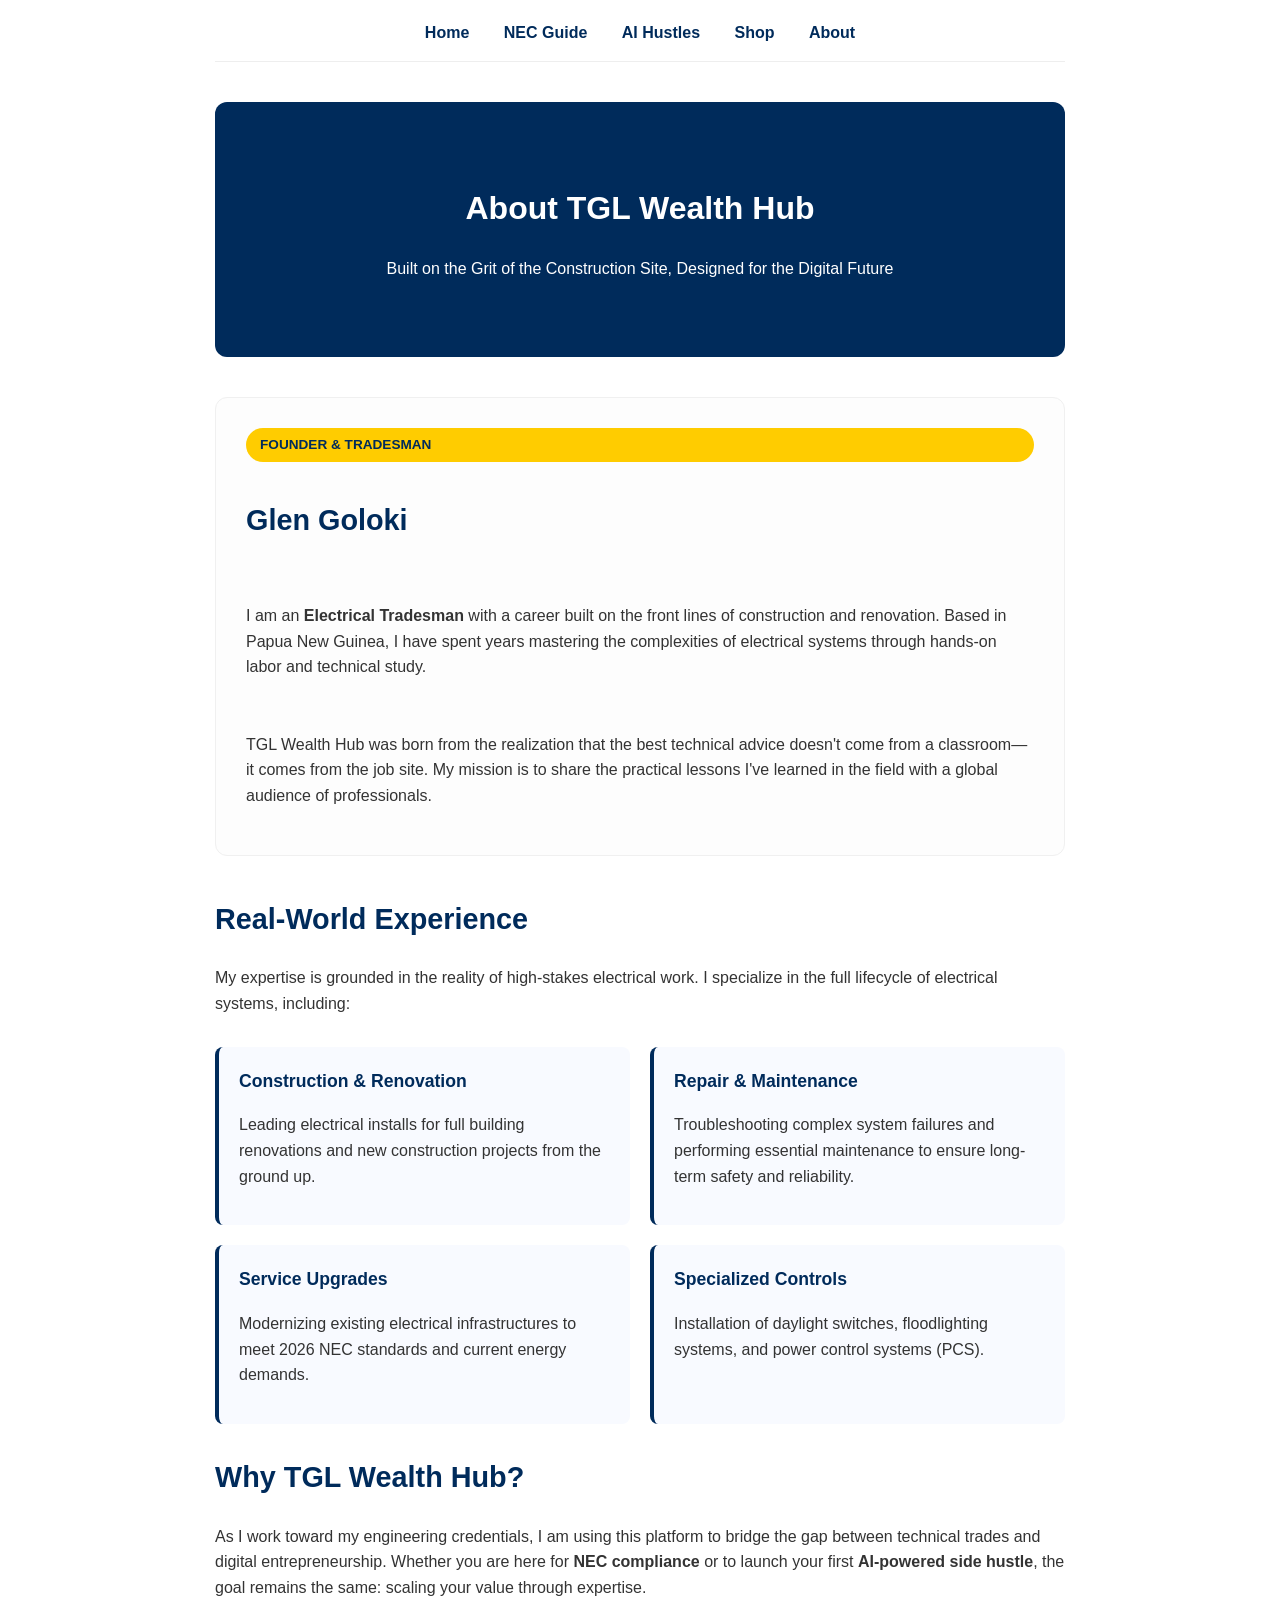
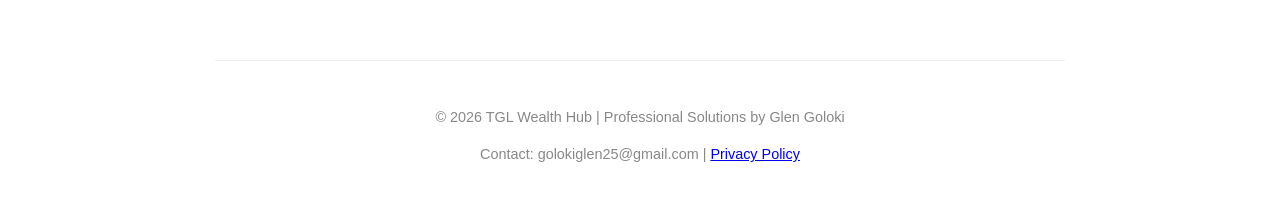
<file: about.html>
<!DOCTYPE html>
<html lang="en">
<head>
    <meta charset="UTF-8">
    <meta name="viewport" content="width=device-width, initial-scale=1.0">
    <title>About Us | TGL Wealth Hub - Real-World Electrical Expertise</title>
    <style>
        body { font-family: 'Segoe UI', Tahoma, Geneva, Verdana, sans-serif; line-height: 1.6; color: #333; max-width: 850px; margin: 0 auto; padding: 20px; background: #ffffff; }
        header { text-align: center; padding: 60px 20px; background: #002b5b; color: #ffffff; border-radius: 12px; margin-bottom: 40px; }
        nav { text-align: center; margin-bottom: 40px; border-bottom: 1px solid #eee; padding-bottom: 15px; }
        nav a { margin: 0 15px; text-decoration: none; color: #002b5b; font-weight: 600; transition: color 0.3s; }
        nav a:hover { color: #ffcc00; }
        .bio-section { display: flex; flex-direction: column; gap: 20px; margin-bottom: 40px; background: #fdfdfd; padding: 30px; border-radius: 12px; border: 1px solid #f0f0f0; }
        .expert-tag { background: #ffcc00; color: #002b5b; padding: 6px 14px; font-weight: 800; border-radius: 20px; font-size: 0.85em; text-transform: uppercase; display: inline-block; margin-bottom: 15px; }
        h2 { color: #002b5b; font-size: 1.8em; margin-top: 0; }
        .experience-grid { display: grid; grid-template-columns: 1fr 1fr; gap: 20px; margin: 30px 0; }
        .exp-card { background: #f8faff; padding: 20px; border-radius: 8px; border-left: 4px solid #002b5b; }
        .exp-card h3 { margin-top: 0; color: #002b5b; font-size: 1.1em; }
        footer { text-align: center; margin-top: 60px; color: #888; border-top: 1px solid #eee; padding-top: 30px; font-size: 0.9em; }
    </style>
</head>
<body>

    <nav>
        <a href="index.html">Home</a>
        <a href="nec.html">NEC Guide</a>
        <a href="ai-hustles.html">AI Hustles</a>
        <a href="shop.html">Shop</a>
        <a href="about.html">About</a>
    </nav>

    <header>
        <h1>About TGL Wealth Hub</h1>
        <p>Built on the Grit of the Construction Site, Designed for the Digital Future</p>
    </header>

    <div class="bio-section">
        <span class="expert-tag">Founder & Tradesman</span>
        <h2>Glen Goloki</h2>
        <p>I am an <strong>Electrical Tradesman</strong> with a career built on the front lines of construction and renovation. Based in Papua New Guinea, I have spent years mastering the complexities of electrical systems through hands-on labor and technical study.</p>
        <p>TGL Wealth Hub was born from the realization that the best technical advice doesn't come from a classroom—it comes from the job site. My mission is to share the practical lessons I've learned in the field with a global audience of professionals.</p>
    </div>

    <section>
        <h2>Real-World Experience</h2>
        <p>My expertise is grounded in the reality of high-stakes electrical work. I specialize in the full lifecycle of electrical systems, including:</p>
        
        <div class="experience-grid">
            <div class="exp-card">
                <h3>Construction & Renovation</h3>
                <p>Leading electrical installs for full building renovations and new construction projects from the ground up.</p>
            </div>
            <div class="exp-card">
                <h3>Repair & Maintenance</h3>
                <p>Troubleshooting complex system failures and performing essential maintenance to ensure long-term safety and reliability.</p>
            </div>
            <div class="exp-card">
                <h3>Service Upgrades</h3>
                <p>Modernizing existing electrical infrastructures to meet 2026 NEC standards and current energy demands.</p>
            </div>
            <div class="exp-card">
                <h3>Specialized Controls</h3>
                <p>Installation of daylight switches, floodlighting systems, and power control systems (PCS).</p>
            </div>
        </div>
    </section>

    <section>
        <h2>Why TGL Wealth Hub?</h2>
        <p>As I work toward my engineering credentials, I am using this platform to bridge the gap between technical trades and digital entrepreneurship. Whether you are here for <strong>NEC compliance</strong> or to launch your first <strong>AI-powered side hustle</strong>, the goal remains the same: scaling your value through expertise.</p>
    </section>

    <footer>
        <p>&copy; 2026 TGL Wealth Hub | Professional Solutions by Glen Goloki</p>
        <p>Contact: golokiglen25@gmail.com | <a href="privacy.html">Privacy Policy</a></p>
    </footer>

</body>
</html>
</file>
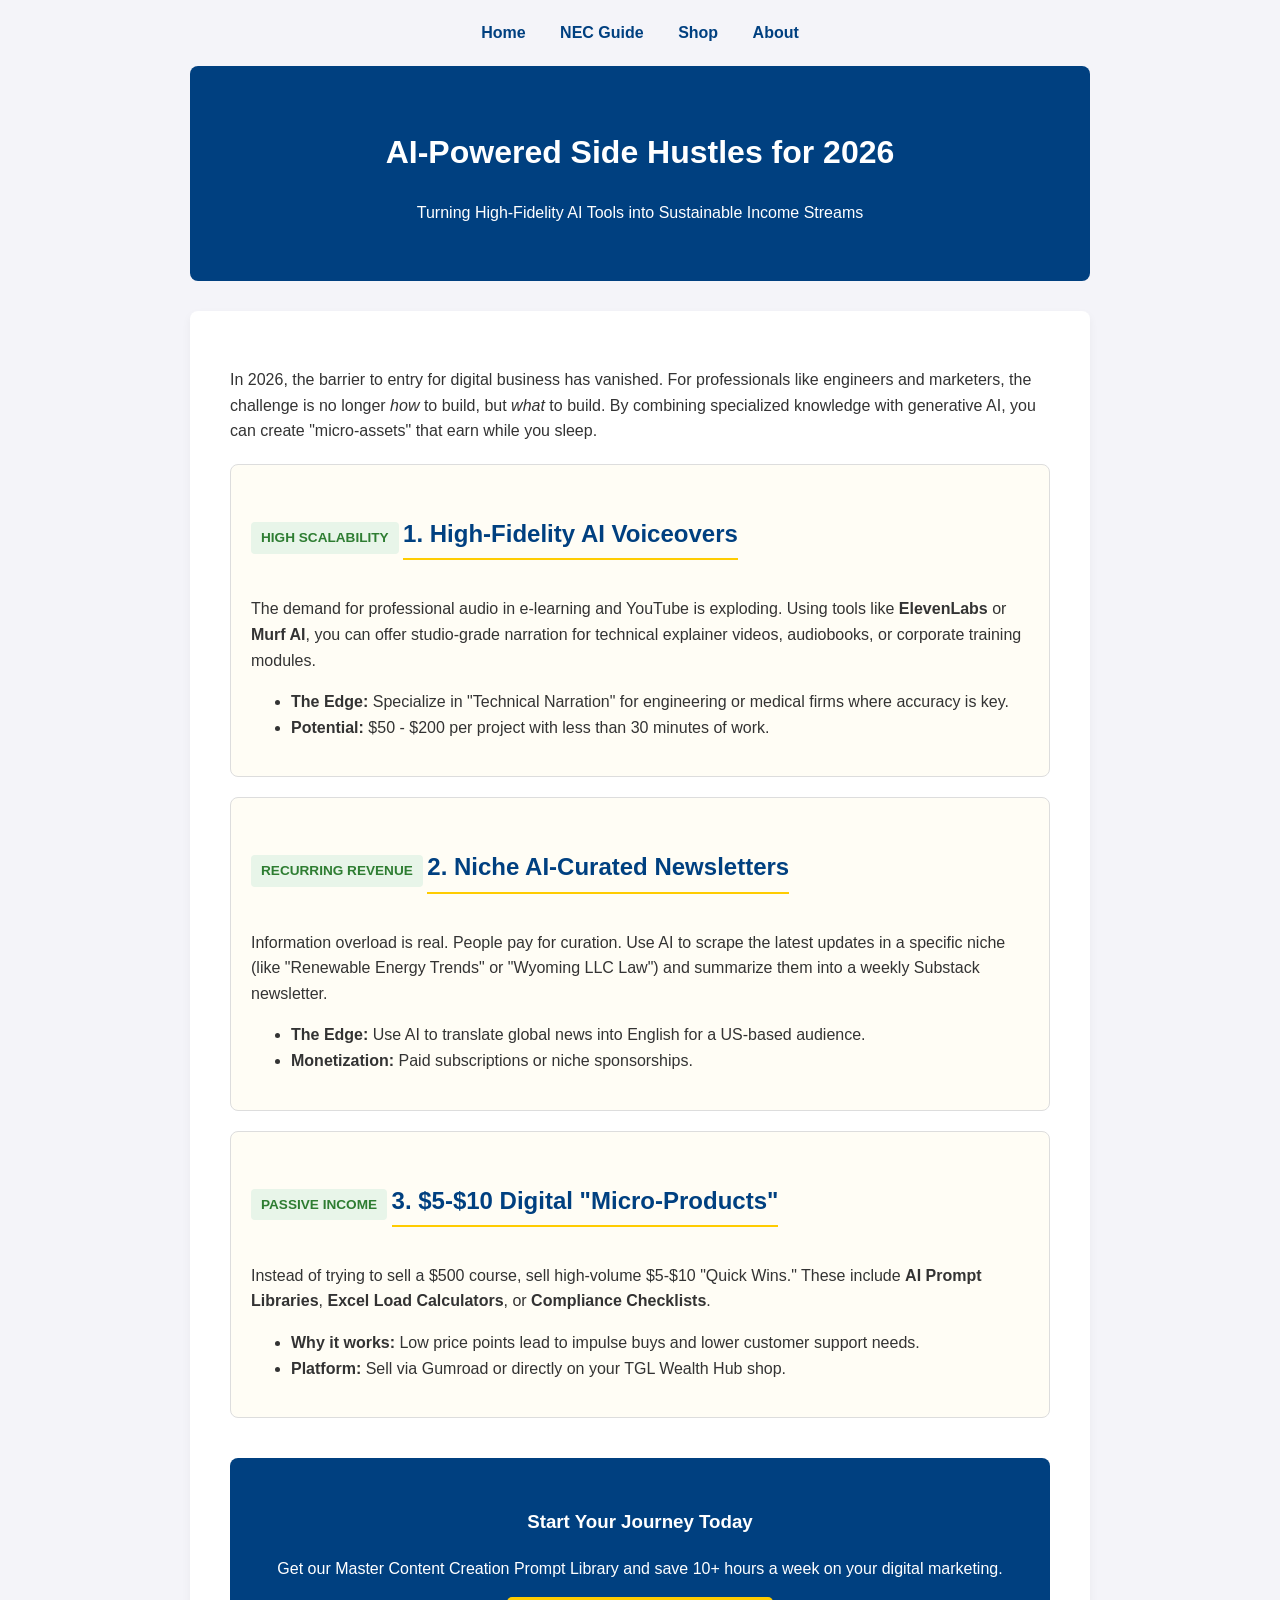
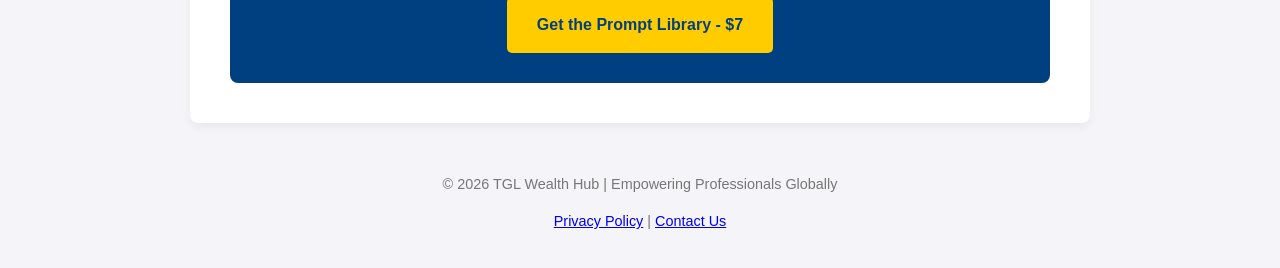
<file: ai-hustles.html>
<!DOCTYPE html>
<html lang="en">
<head>
    <meta charset="UTF-8">
    <meta name="viewport" content="width=device-width, initial-scale=1.0">
    <title>Top 3 AI-Powered Side Hustles for Professionals in 2026 | TGL Wealth Hub</title>
    <meta name="description" content="Discover how to leverage AI voice generators, niche newsletters, and micro-products to build sustainable passive income streams in 2026.">
    <style>
        body { font-family: 'Segoe UI', Tahoma, Geneva, Verdana, sans-serif; line-height: 1.6; color: #333; max-width: 900px; margin: 0 auto; padding: 20px; background-color: #f4f4f9; }
        header { background: #004080; color: white; padding: 40px 20px; text-align: center; border-radius: 8px; margin-bottom: 30px; }
        nav { margin-bottom: 20px; text-align: center; }
        nav a { margin: 0 15px; text-decoration: none; color: #004080; font-weight: bold; }
        .main-content { background: white; padding: 40px; border-radius: 8px; box-shadow: 0 4px 10px rgba(0,0,0,0.05); }
        h2 { color: #004080; border-bottom: 2px solid #ffcc00; display: inline-block; padding-bottom: 5px; margin-top: 30px; }
        .hustle-card { border: 1px solid #ddd; padding: 20px; border-radius: 8px; margin: 20px 0; background: #fffdf5; }
        .benefit-tag { background: #e8f5e9; color: #2e7d32; padding: 5px 10px; border-radius: 4px; font-size: 0.85em; font-weight: bold; display: inline-block; margin-bottom: 10px; }
        .cta-section { text-align: center; margin-top: 40px; padding: 30px; background: #004080; color: white; border-radius: 8px; }
        .cta-button { display: inline-block; background: #ffcc00; color: #004080; padding: 15px 30px; text-decoration: none; border-radius: 5px; font-weight: bold; }
        footer { text-align: center; margin-top: 50px; color: #777; font-size: 0.9em; }
    </style>
</head>
<body>

    <nav>
        <a href="index.html">Home</a>
        <a href="nec.html">NEC Guide</a>
        <a href="shop.html">Shop</a>
        <a href="about.html">About</a>
    </nav>

    <header>
        <h1>AI-Powered Side Hustles for 2026</h1>
        <p>Turning High-Fidelity AI Tools into Sustainable Income Streams</p>
    </header>

    <div class="main-content">
        <p>In 2026, the barrier to entry for digital business has vanished. For professionals like engineers and marketers, the challenge is no longer <em>how</em> to build, but <em>what</em> to build. By combining specialized knowledge with generative AI, you can create "micro-assets" that earn while you sleep.</p>

        <div class="hustle-card">
            <span class="benefit-tag">HIGH SCALABILITY</span>
            <h2>1. High-Fidelity AI Voiceovers</h2>
            <p>The demand for professional audio in e-learning and YouTube is exploding. Using tools like <strong>ElevenLabs</strong> or <strong>Murf AI</strong>, you can offer studio-grade narration for technical explainer videos, audiobooks, or corporate training modules.</p>
            <ul>
                <li><strong>The Edge:</strong> Specialize in "Technical Narration" for engineering or medical firms where accuracy is key.</li>
                <li><strong>Potential:</strong> $50 - $200 per project with less than 30 minutes of work.</li>
            </ul>
        </div>

        <div class="hustle-card">
            <span class="benefit-tag">RECURRING REVENUE</span>
            <h2>2. Niche AI-Curated Newsletters</h2>
            <p>Information overload is real. People pay for curation. Use AI to scrape the latest updates in a specific niche (like "Renewable Energy Trends" or "Wyoming LLC Law") and summarize them into a weekly Substack newsletter.</p>
            <ul>
                <li><strong>The Edge:</strong> Use AI to translate global news into English for a US-based audience.</li>
                <li><strong>Monetization:</strong> Paid subscriptions or niche sponsorships.</li>
            </ul>
        </div>

        

        <div class="hustle-card">
            <span class="benefit-tag">PASSIVE INCOME</span>
            <h2>3. $5-$10 Digital "Micro-Products"</h2>
            <p>Instead of trying to sell a $500 course, sell high-volume $5-$10 "Quick Wins." These include <strong>AI Prompt Libraries</strong>, <strong>Excel Load Calculators</strong>, or <strong>Compliance Checklists</strong>.</p>
            <ul>
                <li><strong>Why it works:</strong> Low price points lead to impulse buys and lower customer support needs.</li>
                <li><strong>Platform:</strong> Sell via Gumroad or directly on your TGL Wealth Hub shop.</li>
            </ul>
        </div>

        <div class="cta-section">
            <h3>Start Your Journey Today</h3>
            <p>Get our Master Content Creation Prompt Library and save 10+ hours a week on your digital marketing.</p>
            <a href="shop.html" class="cta-button">Get the Prompt Library - $7</a>
        </div>
    </div>

    <footer>
        <p>&copy; 2026 TGL Wealth Hub | Empowering Professionals Globally</p>
        <p><a href="privacy.html">Privacy Policy</a> | <a href="contact.html">Contact Us</a></p>
    </footer>

</body>
</html>
</file>
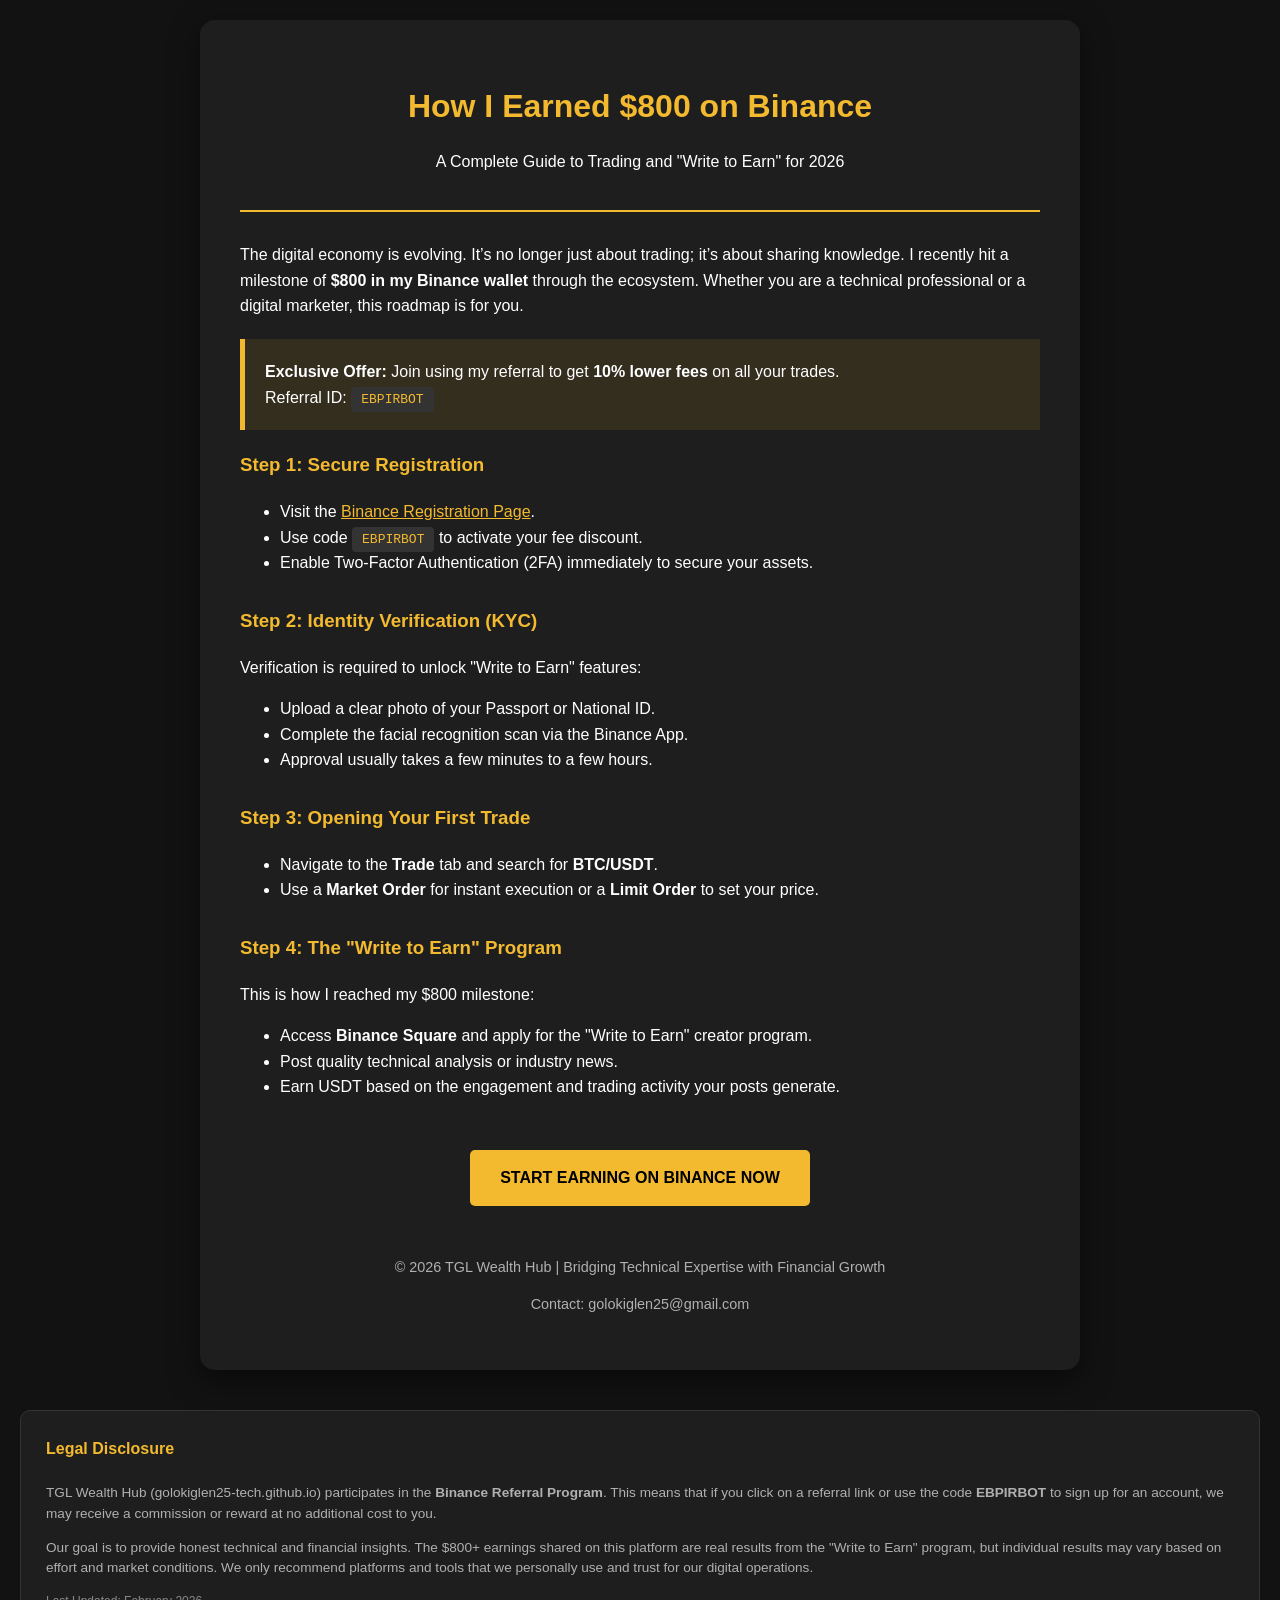
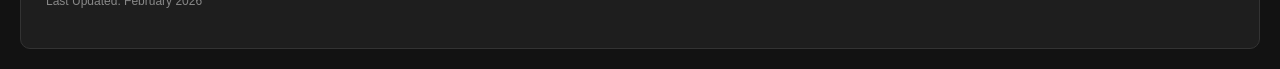
<file: binance.html>
<!DOCTYPE html>
<html lang="en">
<head>
    <meta charset="UTF-8">
    <meta name="viewport" content="width=device-width, initial-scale=1.0">
    <title>Binance Write to Earn Guide | TGL Wealth Hub</title>
    <style>
        :root {
            --primary-yellow: #F3BA2F;
            --dark-bg: #121212;
            --card-bg: #1E1E1E;
            --text-main: #FFFFFF;
            --text-muted: #B0B0B0;
        }
        body {
            font-family: 'Segoe UI', Tahoma, Geneva, Verdana, sans-serif;
            background-color: var(--dark-bg);
            color: var(--text-main);
            line-height: 1.6;
            margin: 0;
            padding: 20px;
        }
        .container {
            max-width: 800px;
            margin: auto;
            background: var(--card-bg);
            padding: 40px;
            border-radius: 15px;
            box-shadow: 0 10px 30px rgba(0,0,0,0.5);
        }
        header {
            text-align: center;
            border-bottom: 2px solid var(--primary-yellow);
            padding-bottom: 20px;
            margin-bottom: 30px;
        }
        h1 { color: var(--primary-yellow); margin-bottom: 10px; }
        .highlight-box {
            background: rgba(243, 186, 47, 0.1);
            border-left: 5px solid var(--primary-yellow);
            padding: 20px;
            margin: 20px 0;
        }
        .step { margin-bottom: 30px; }
        .step h3 { color: var(--primary-yellow); }
        .btn {
            display: inline-block;
            background-color: var(--primary-yellow);
            color: #000;
            padding: 15px 30px;
            text-decoration: none;
            font-weight: bold;
            border-radius: 5px;
            margin-top: 20px;
            transition: transform 0.2s;
        }
        .btn:hover { transform: scale(1.05); }
        footer {
            margin-top: 50px;
            text-align: center;
            font-size: 0.9em;
            color: var(--text-muted);
        }
        .referral-code {
            font-family: monospace;
            background: #333;
            padding: 5px 10px;
            border-radius: 4px;
            color: var(--primary-yellow);
        }
    </style>
</head>
<body>

<div class="container">
    <header>
        <h1>How I Earned $800 on Binance</h1>
        <p>A Complete Guide to Trading and "Write to Earn" for 2026</p>
    </header>

    <section class="intro">
        <p>The digital economy is evolving. It’s no longer just about trading; it’s about sharing knowledge. I recently hit a milestone of <strong>$800 in my Binance wallet</strong> through the ecosystem. Whether you are a technical professional or a digital marketer, this roadmap is for you.</p>
    </section>

    <div class="highlight-box">
        <strong>Exclusive Offer:</strong> Join using my referral to get <strong>10% lower fees</strong> on all your trades.<br>
        Referral ID: <span class="referral-code">EBPIRBOT</span>
    </div>

    <div class="step">
        <h3>Step 1: Secure Registration</h3>
        <ul>
            <li>Visit the <a href="https://web3.binance.com/m/referral?ref=EBPIRBOT" style="color:var(--primary-yellow);">Binance Registration Page</a>.</li>
            <li>Use code <span class="referral-code">EBPIRBOT</span> to activate your fee discount.</li>
            <li>Enable Two-Factor Authentication (2FA) immediately to secure your assets.</li>
        </ul>
    </div>

    <div class="step">
        <h3>Step 2: Identity Verification (KYC)</h3>
        <p>Verification is required to unlock "Write to Earn" features:</p>
        <ul>
            <li>Upload a clear photo of your Passport or National ID.</li>
            <li>Complete the facial recognition scan via the Binance App.</li>
            <li>Approval usually takes a few minutes to a few hours.</li>
        </ul>
    </div>

    <div class="step">
        <h3>Step 3: Opening Your First Trade</h3>
        <ul>
            <li>Navigate to the <strong>Trade</strong> tab and search for <strong>BTC/USDT</strong>.</li>
            <li>Use a <strong>Market Order</strong> for instant execution or a <strong>Limit Order</strong> to set your price.</li>
        </ul>
    </div>

    <div class="step">
        <h3>Step 4: The "Write to Earn" Program</h3>
        <p>This is how I reached my $800 milestone:</p>
        <ul>
            <li>Access <strong>Binance Square</strong> and apply for the "Write to Earn" creator program.</li>
            <li>Post quality technical analysis or industry news.</li>
            <li>Earn USDT based on the engagement and trading activity your posts generate.</li>
        </ul>
    </div>

    <center>
        <a href="https://web3.binance.com/m/referral?ref=EBPIRBOT" class="btn">START EARNING ON BINANCE NOW</a>
    </center>

    <footer>
        <p>&copy; 2026 TGL Wealth Hub | Bridging Technical Expertise with Financial Growth</p>
        <p>Contact: golokiglen25@gmail.com</p>
    </footer>
</div> 
    <section style="background: rgba(255,255,255,0.05); padding: 25px; border-radius: 10px; margin-top: 40px; border: 1px solid #333;">
    <h4 style="color: #F3BA2F; margin-top: 0;">Legal Disclosure</h4>
    <p style="font-size: 0.85rem; color: #B0B0B0; line-height: 1.5;">
        TGL Wealth Hub (golokiglen25-tech.github.io) participates in the <strong>Binance Referral Program</strong>. This means that if you click on a referral link or use the code <strong>EBPIRBOT</strong> to sign up for an account, we may receive a commission or reward at no additional cost to you. 
    </p>
    <p style="font-size: 0.85rem; color: #B0B0B0; line-height: 1.5;">
        Our goal is to provide honest technical and financial insights. The $800+ earnings shared on this platform are real results from the "Write to Earn" program, but individual results may vary based on effort and market conditions. We only recommend platforms and tools that we personally use and trust for our digital operations.
    </p>
    <p style="font-size: 0.75rem; color: #888;">
        Last Updated: February 2026
    </p>
</section>


</body>
</html>
</file>
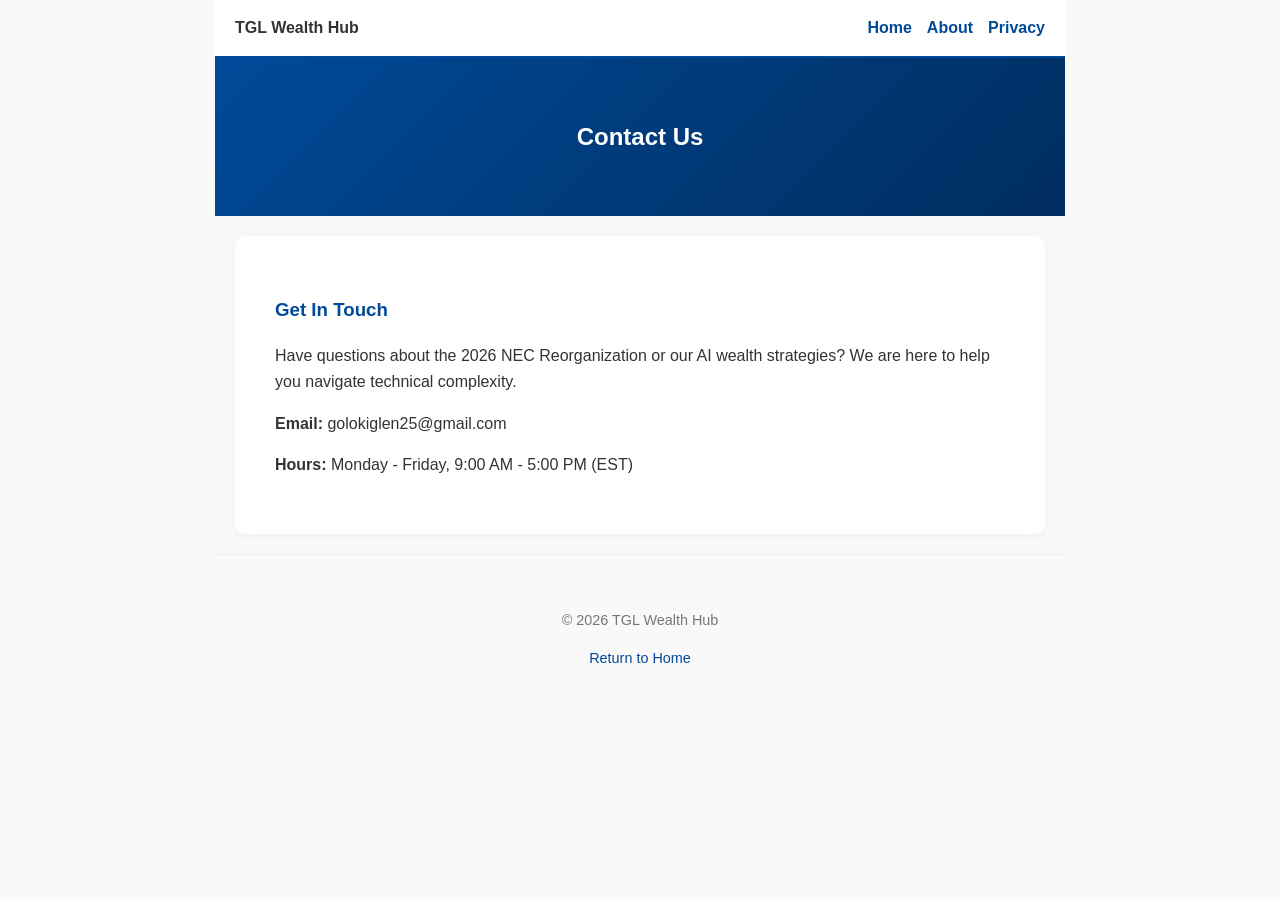
<file: contact.html>
<!DOCTYPE html>
<html lang="en">
<head>
    <meta charset="UTF-8">
    <meta name="viewport" content="width=device-width, initial-scale=1.0">
    <title>Contact Us - TGL Wealth Hub</title>
    <style>
        body { font-family: 'Segoe UI', sans-serif; line-height: 1.6; color: #333; max-width: 850px; margin: 0 auto; padding: 0; background-color: #f9f9f9; }
        .top-nav { background: #fff; padding: 15px 20px; display: flex; justify-content: space-between; border-bottom: 2px solid #004a99; position: sticky; top: 0; z-index: 1000; }
        .top-nav a { color: #004a99; text-decoration: none; font-weight: bold; margin-left: 15px; }
        .hero { background: linear-gradient(135deg, #004a99, #002d5f); color: white; padding: 60px 20px; text-align: center; }
        .hero h2 { color: #ffffff !important; margin: 0; }
        .content { background: white; padding: 40px; border-radius: 10px; box-shadow: 0 2px 10px rgba(0,0,0,0.05); margin: 20px; }
        h3 { color: #004a99; }
        .footer { text-align: center; padding: 40px; font-size: 0.9em; color: #777; border-top: 1px solid #eee; }
    </style>
</head>
<body>
    <header class="top-nav">
        <strong>TGL Wealth Hub</strong>
        <nav><a href="index.html">Home</a><a href="about.html">About</a><a href="privacy.html">Privacy</a></nav>
    </header>
    <div class="hero"><h2>Contact Us</h2></div>
    <div class="content">
        <h3>Get In Touch</h3>
        <p>Have questions about the 2026 NEC Reorganization or our AI wealth strategies? We are here to help you navigate technical complexity.</p>
        <p><strong>Email:</strong> golokiglen25@gmail.com</p>
        <p><strong>Hours:</strong> Monday - Friday, 9:00 AM - 5:00 PM (EST)</p>
    </div>
    <footer class="footer">
        <p>&copy; 2026 TGL Wealth Hub</p>
        <a href="index.html" style="color:#004a99; text-decoration:none;">Return to Home</a>
    </footer>
</body>
</html>
</file>
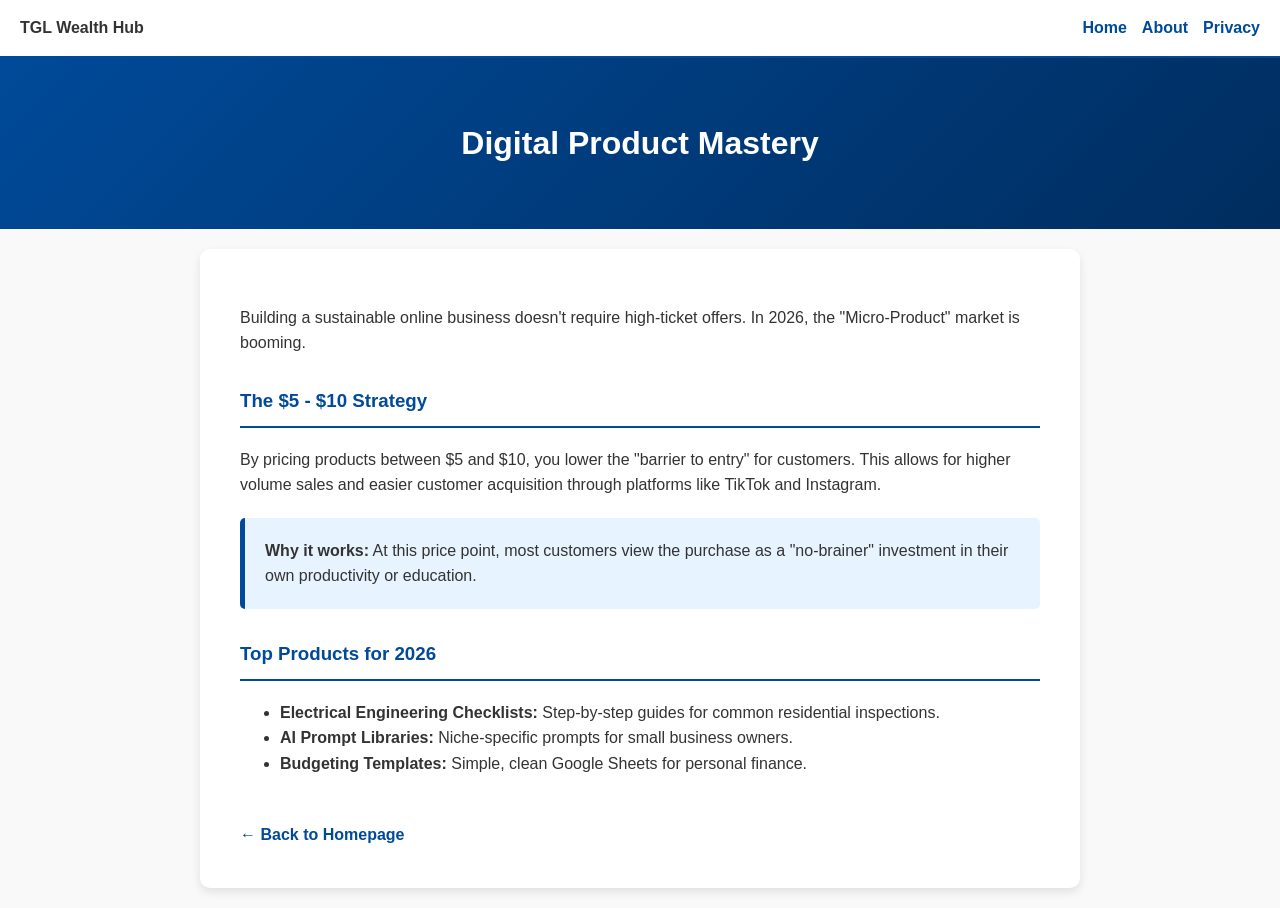
<file: digital-products.html>
<!DOCTYPE html>
<html lang="en">
<head>
    <meta charset="UTF-8">
    <meta name="viewport" content="width=device-width, initial-scale=1.0">
    <title>Digital Product Mastery - TGL Wealth Hub</title>
    <style>
        body { font-family: 'Segoe UI', sans-serif; line-height: 1.6; margin: 0; background-color: #f9f9f9; color: #333; }
        .top-nav { background: white; padding: 15px 20px; display: flex; justify-content: space-between; align-items: center; border-bottom: 2px solid #004a99; position: sticky; top: 0; z-index: 1000; }
        .top-nav a { color: #004a99; text-decoration: none; font-weight: bold; margin-left: 15px; }
        .hero { background: linear-gradient(135deg, #004a99, #002d5f); color: white; padding: 60px 20px; text-align: center; }
        .hero h1 { color: #ffffff !important; margin: 0; }
        .container { max-width: 800px; margin: 20px auto; background: white; padding: 40px; border-radius: 10px; box-shadow: 0 4px 10px rgba(0,0,0,0.1); }
        h3 { color: #004a99; border-bottom: 2px solid #004a99; padding-bottom: 10px; margin-top: 30px; }
        .price-box { background: #e7f3ff; border-left: 5px solid #004a99; padding: 20px; margin: 20px 0; border-radius: 5px; }
        .back-link { display: inline-block; margin-top: 30px; color: #004a99; font-weight: bold; text-decoration: none; }
    </style>
</head>
<body>
    <header class="top-nav">
        <strong>TGL Wealth Hub</strong>
        <nav><a href="index.html">Home</a><a href="about.html">About</a><a href="privacy.html">Privacy</a></nav>
    </header>

    <div class="hero"><h1>Digital Product Mastery</h1></div>

    <div class="container">
        <p>Building a sustainable online business doesn't require high-ticket offers. In 2026, the "Micro-Product" market is booming.</p>

        <h3>The $5 - $10 Strategy</h3>
        <p>By pricing products between $5 and $10, you lower the "barrier to entry" for customers. This allows for higher volume sales and easier customer acquisition through platforms like TikTok and Instagram.</p>

        <div class="price-box">
            <strong>Why it works:</strong> At this price point, most customers view the purchase as a "no-brainer" investment in their own productivity or education.
        </div>

        <h3>Top Products for 2026</h3>
        <ul>
            <li><strong>Electrical Engineering Checklists:</strong> Step-by-step guides for common residential inspections.</li>
            <li><strong>AI Prompt Libraries:</strong> Niche-specific prompts for small business owners.</li>
            <li><strong>Budgeting Templates:</strong> Simple, clean Google Sheets for personal finance.</li>
        </ul>

        <a href="index.html" class="back-link">← Back to Homepage</a>
    </div>
</body>
</html>
</file>
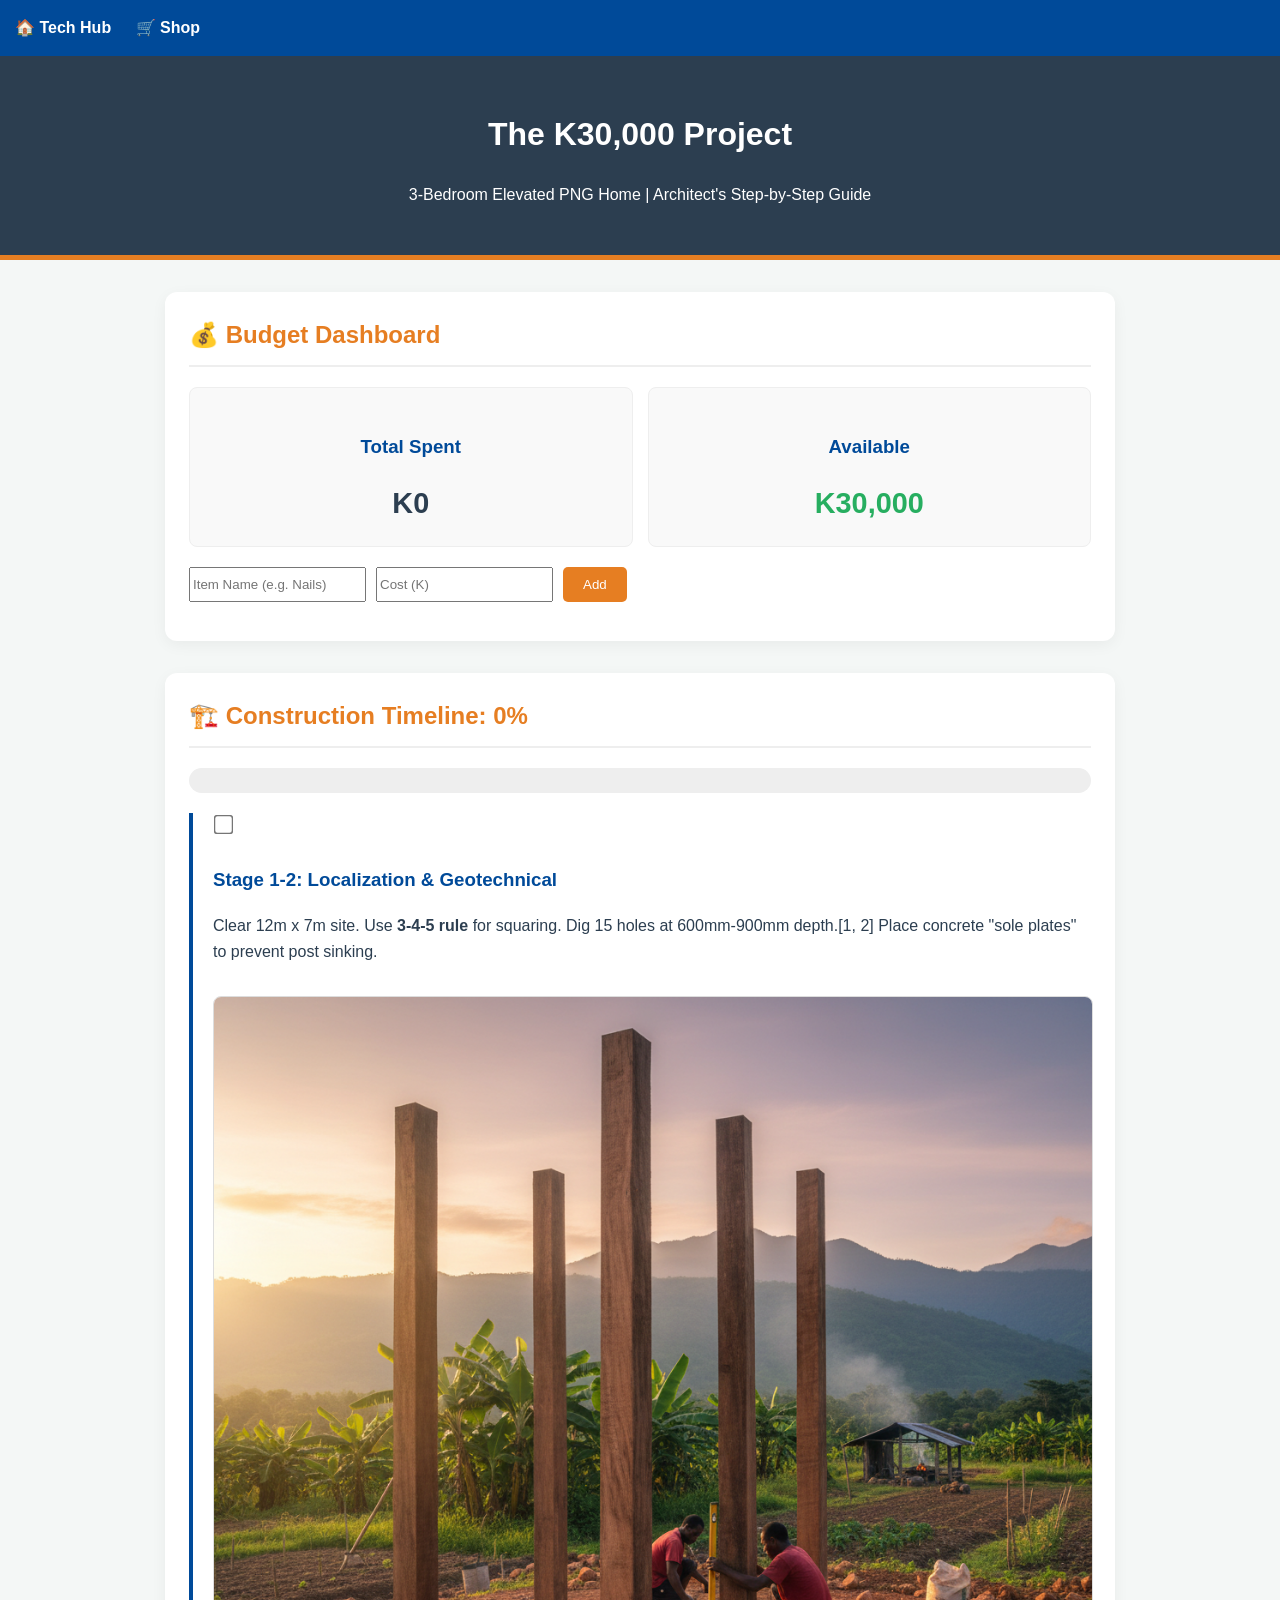
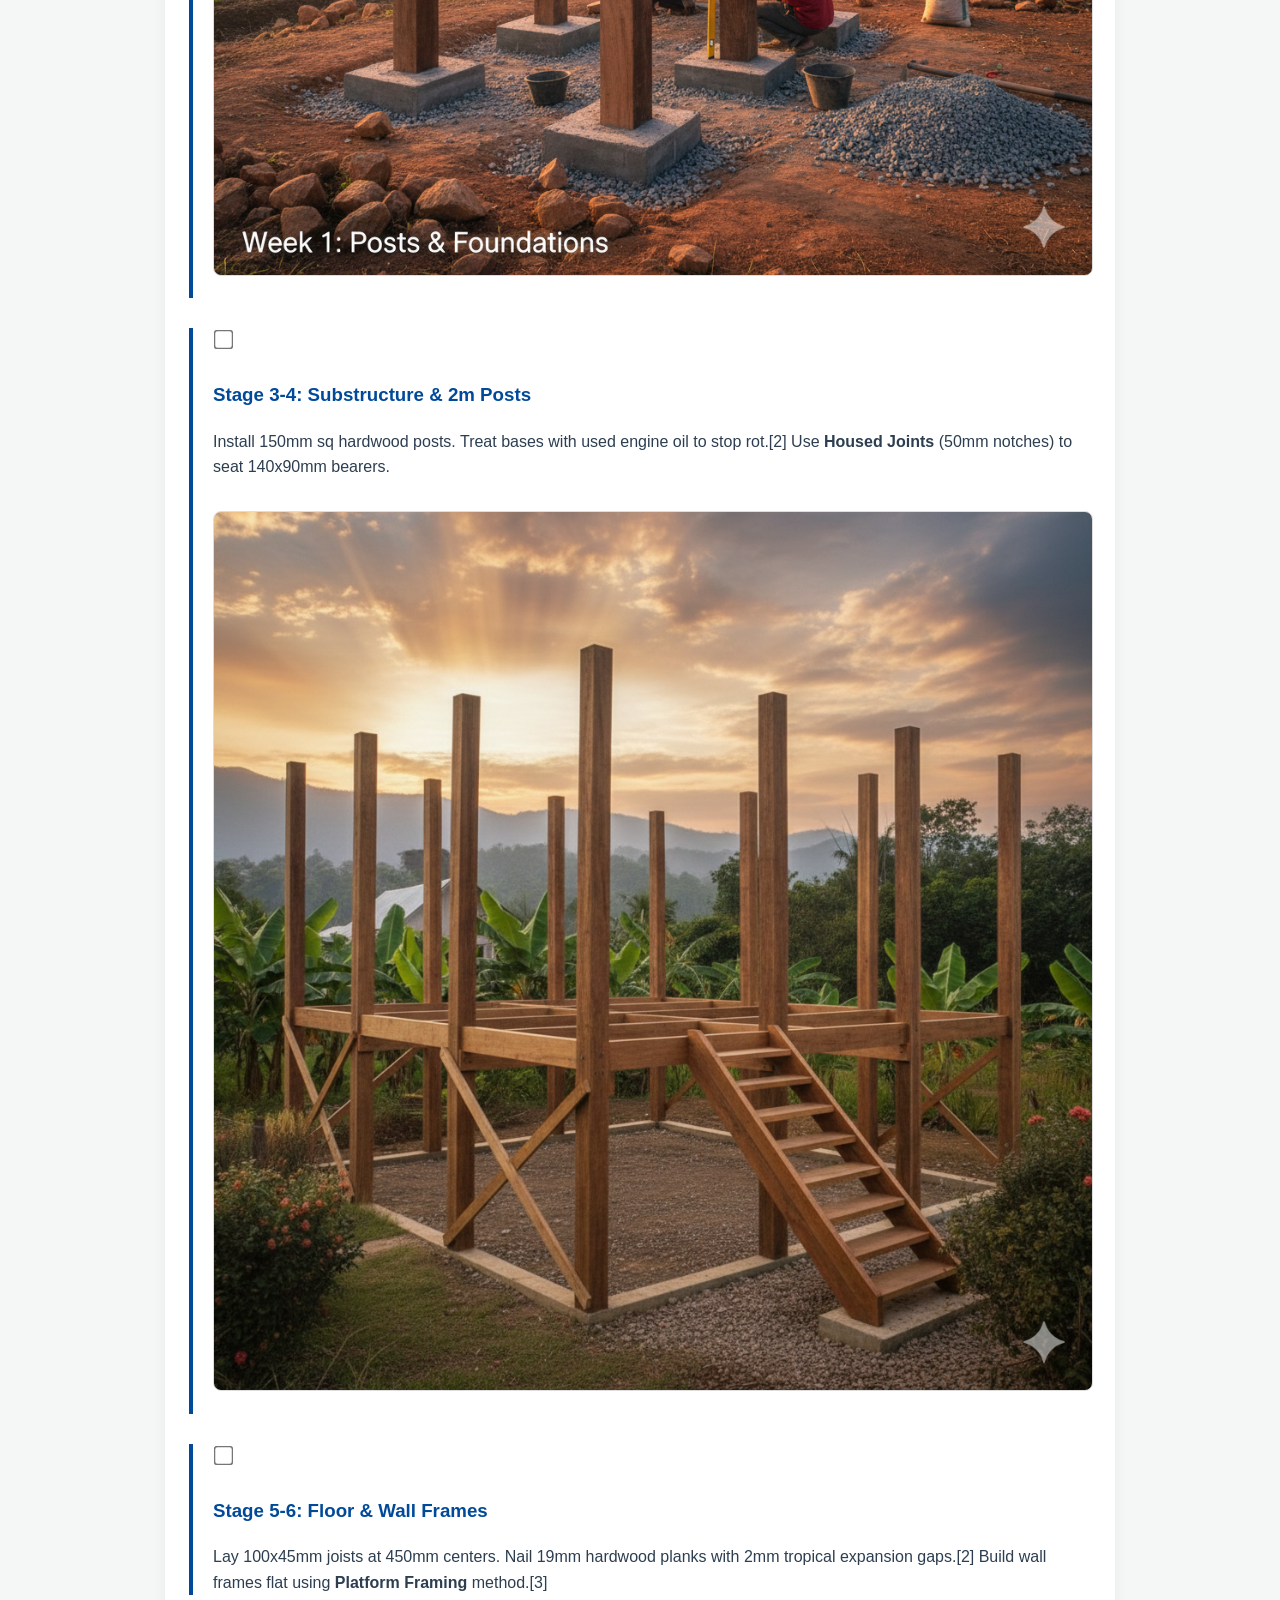
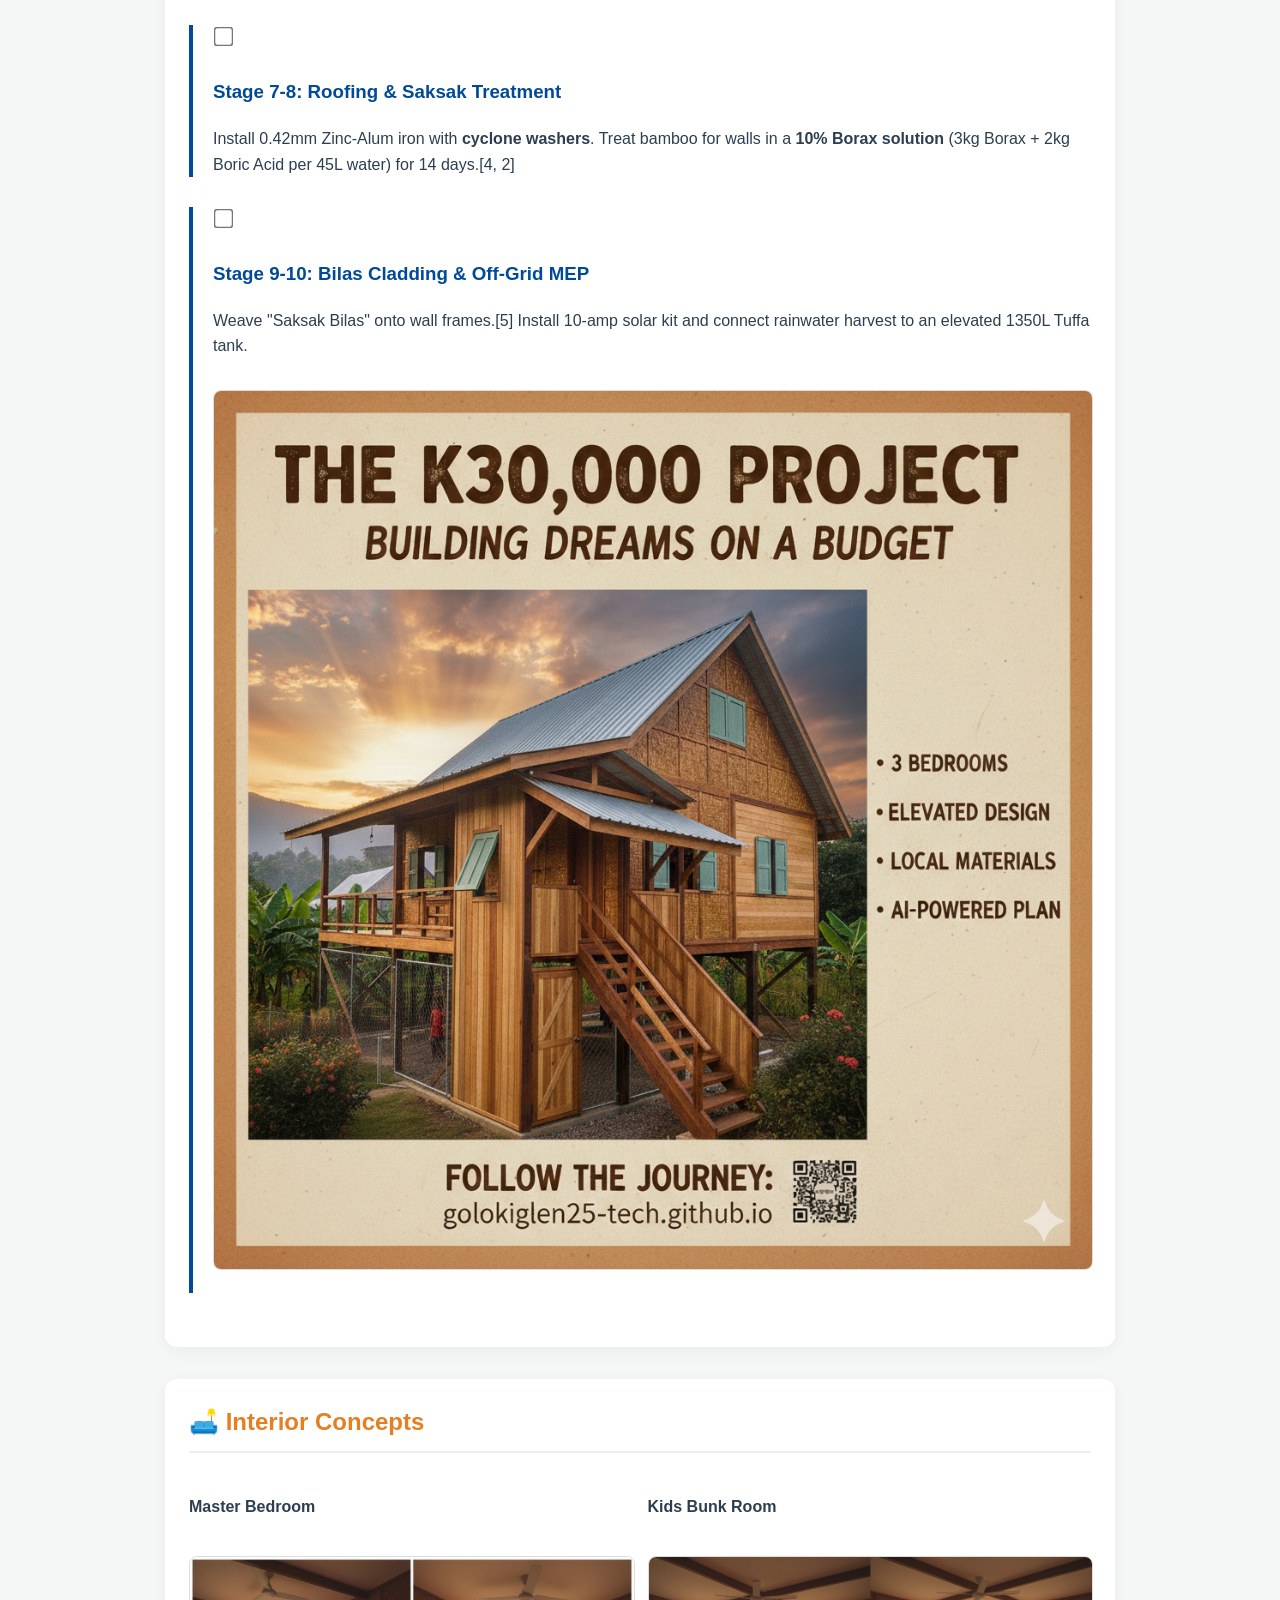
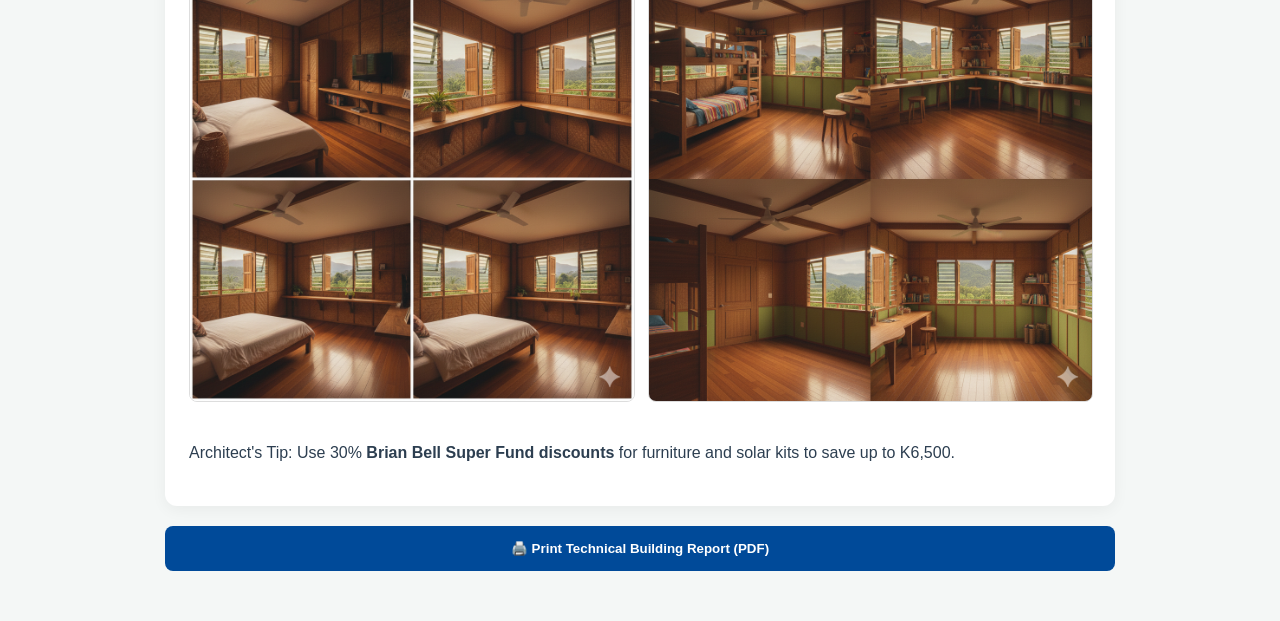
<file: house-project.html>
<!DOCTYPE html>
<html lang="en">
<head>
    <meta charset="UTF-8">
    <meta name="viewport" content="width=device-width, initial-scale=1.0">
    <title>The K30,000 Project | Architect's Dashboard</title>
    <style>
        :root { --primary: #004a99; --accent: #e67e22; --bg: #f4f7f6; --white: #ffffff; --success: #27ae60; --dark: #2c3e50; }
        body { font-family: 'Segoe UI', sans-serif; line-height: 1.6; color: var(--dark); background: var(--bg); margin: 0; padding-bottom: 50px; }
        nav { background: var(--primary); padding: 15px; text-align: left; position: sticky; top: 0; z-index: 1000; }
        nav a { color: white; text-decoration: none; font-weight: bold; margin-right: 20px; }
        header { background: var(--dark); color: white; padding: 2rem 1rem; text-align: center; border-bottom: 5px solid var(--accent); }
       .container { max-width: 950px; margin: 0 auto; padding: 0 15px; }
       .card { background: var(--white); padding: 1.5rem; border-radius: 12px; box-shadow: 0 4px 15px rgba(0,0,0,0.05); margin-top: 2rem; }
        h2 { color: var(--accent); border-bottom: 2px solid #eee; margin-top: 0; padding-bottom: 10px; }
        h3 { color: var(--primary); margin-top: 1.5rem; }
        img { max-width: 100%; border-radius: 8px; margin: 15px 0; border: 1px solid #ddd; }
        
        /* Dashboard Stats */
       .budget-grid { display: grid; grid-template-columns: 1fr 1fr; gap: 15px; margin-bottom: 20px; }
       .stat-box { background: #f9f9f9; padding: 20px; border-radius: 8px; text-align: center; border: 1px solid #eee; }
       .stat-val { font-size: 1.8rem; font-weight: bold; display: block; }
        
        /* Timeline Bricks */
       .stage { border-left: 4px solid var(--primary); padding-left: 20px; margin-bottom: 30px; position: relative; }
       .stage-check { transform: scale(1.5); margin-bottom: 10px; }
       .progress-container { background: #eee; border-radius: 20px; height: 25px; margin: 20px 0; overflow: hidden; }
        #progressBar { background: var(--success); height: 100%; width: 0%; transition: width 0.5s; }

        /* Tech Specs Grid */
       .spec-grid { display: grid; grid-template-columns: repeat(auto-fit, minmax(250px, 1fr)); gap: 15px; }
       .blueprint { background: #222; color: #0f0; padding: 1rem; border-radius: 6px; font-family: monospace; white-space: pre; overflow-x: auto; font-size: 0.85rem; }
        
        @media print {.no-print, nav, button, input { display: none!important; } }
    </style>
</head>
<body>

<nav>
    <a href="index.html">🏠 Tech Hub</a>
    <a href="shop.html">🛒 Shop</a>
</nav>

<header>
    <h1>The K30,000 Project</h1>
    <p>3-Bedroom Elevated PNG Home | Architect's Step-by-Step Guide</p>
</header>

<div class="container">

    <div class="card">
        <h2>💰 Budget Dashboard</h2>
        <div class="budget-grid">
            <div class="stat-box"><h3>Total Spent</h3><span id="totalSpent" class="stat-val">K0</span></div>
            <div class="stat-box"><h3>Available</h3><span id="balance" class="stat-val" style="color: var(--success);">K30,000</span></div>
        </div>
        <div class="no-print" style="display: flex; gap: 10px; margin-bottom: 15px;">
            <input type="text" id="itemName" placeholder="Item Name (e.g. Nails)">
            <input type="number" id="itemCost" placeholder="Cost (K)">
            <button onclick="addExpense()" style="background: var(--accent); color: white; border: none; padding: 10px 20px; border-radius: 5px; cursor: pointer;">Add</button>
        </div>
        <div id="expenseList"></div>
    </div>

    <div class="card">
        <h2>🏗️ Construction Timeline: <span id="progressPercent">0%</span></h2>
        <div class="progress-container"><div id="progressBar"></div></div>
        
        <div class="stage">
            <input type="checkbox" class="stage-check" onchange="updateProgress()">
            <h3>Stage 1-2: Localization & Geotechnical</h3>
            <p>Clear 12m x 7m site. Use <strong>3-4-5 rule</strong> for squaring. Dig 15 holes at 600mm-900mm depth.[1, 2] Place concrete "sole plates" to prevent post sinking.</p>
            <img src="week1-foundation.png" alt="Foundation Stage">
        </div>

        <div class="stage">
            <input type="checkbox" class="stage-check" onchange="updateProgress()">
            <h3>Stage 3-4: Substructure & 2m Posts</h3>
            <p>Install 150mm sq hardwood posts. Treat bases with used engine oil to stop rot.[2] Use <strong>Housed Joints</strong> (50mm notches) to seat 140x90mm bearers.</p>
            <img src="post-grid.png" alt="Underneath 15 Posts">
        </div>

        <div class="stage">
            <input type="checkbox" class="stage-check" onchange="updateProgress()">
            <h3>Stage 5-6: Floor & Wall Frames</h3>
            <p>Lay 100x45mm joists at 450mm centers. Nail 19mm hardwood planks with 2mm tropical expansion gaps.[2] Build wall frames flat using <strong>Platform Framing</strong> method.[3]</p>
        </div>

        <div class="stage">
            <input type="checkbox" class="stage-check" onchange="updateProgress()">
            <h3>Stage 7-8: Roofing & Saksak Treatment</h3>
            <p>Install 0.42mm Zinc-Alum iron with <strong>cyclone washers</strong>. Treat bamboo for walls in a <strong>10% Borax solution</strong> (3kg Borax + 2kg Boric Acid per 45L water) for 14 days.[4, 2]</p>
        </div>

        <div class="stage">
            <input type="checkbox" class="stage-check" onchange="updateProgress()">
            <h3>Stage 9-10: Bilas Cladding & Off-Grid MEP</h3>
            <p>Weave "Saksak Bilas" onto wall frames.[5] Install 10-amp solar kit and connect rainwater harvest to an elevated 1350L Tuffa tank.</p>
            <img src="house-final.png" alt="Final Result Poster">
        </div>
    </div>

    <div class="card">
        <h2>🛋️ Interior Concepts</h2>
        <div class="spec-grid">
            <div>
                <h4>Master Bedroom</h4>
                <img src="master-bedroom.png" alt="Master Interior">
            </div>
            <div>
                <h4>Kids Bunk Room</h4>
                <img src="kids-room.png" alt="Kids Interior">
            </div>
        </div>
        <p>Architect's Tip: Use 30% <strong>Brian Bell Super Fund discounts</strong> for furniture and solar kits to save up to K6,500.</p>
    </div>

    <button onclick="window.print()" style="width: 100%; padding: 15px; background: var(--primary); color: white; border: none; border-radius: 8px; font-weight: bold; cursor: pointer; margin-top: 20px;">🖨️ Print Technical Building Report (PDF)</button>

</div>

<script>
    let expenses = JSON.parse(localStorage.getItem('houseExpenses')) ||;
    const budget = 30000;

    function addExpense() {
        const name = document.getElementById('itemName').value;
        const cost = parseFloat(document.getElementById('itemCost').value);
        if (name && cost) { expenses.push({ name, cost }); updateUI(); document.getElementById('itemName').value = ''; document.getElementById('itemCost').value = ''; }
    }

    function deleteExpense(index) { expenses.splice(index, 1); updateUI(); }

    function updateUI() {
        const list = document.getElementById('expenseList'); list.innerHTML = '';
        let total = expenses.reduce((sum, item) => sum + item.cost, 0);
        expenses.forEach((item, index) => {
            list.innerHTML += `<div style="display:flex; justify-content:space-between; padding:8px 0; border-bottom:1px solid #eee;">${item.name} <span>K${item.cost.toLocaleString()} <span style="color:red; cursor:pointer;" onclick="deleteExpense(${index})">×</span></span></div>`;
        });
        const bal = budget - total;
        document.getElementById('totalSpent').innerText = `K${total.toLocaleString()}`;
        document.getElementById('balance').innerText = `K${bal.toLocaleString()}`;
        document.getElementById('balance').style.color = bal < 0? 'red' : 'green';
        localStorage.setItem('houseExpenses', JSON.stringify(expenses));
    }

    function updateProgress() {
        const checks = document.querySelectorAll('.stage-check');
        let done = 0;
        checks.forEach(c => { if(c.checked) done++; });
        const pct = Math.round((done / checks.length) * 100);
        document.getElementById('progressBar').style.width = pct + '%';
        document.getElementById('progressPercent').innerText = pct + '%';
    }

    updateUI();
</script>

</body>
</html>
</file>
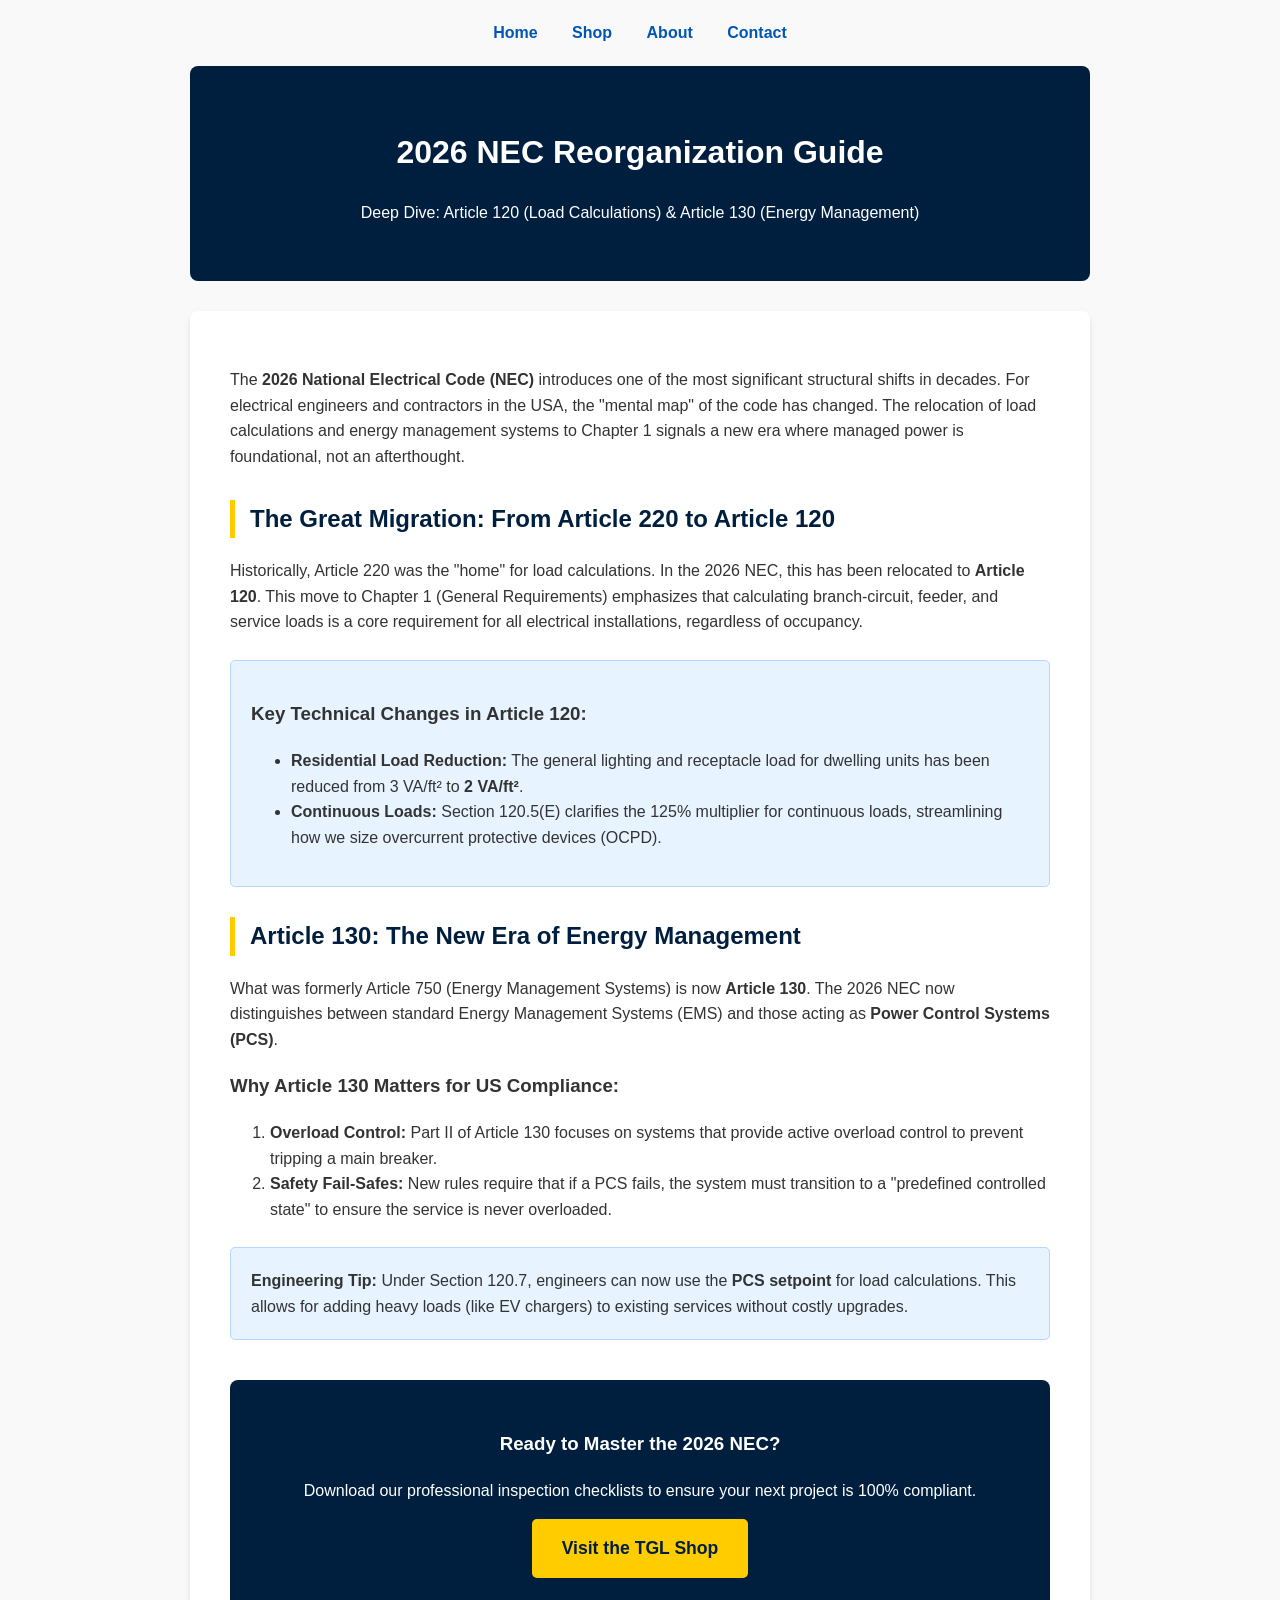
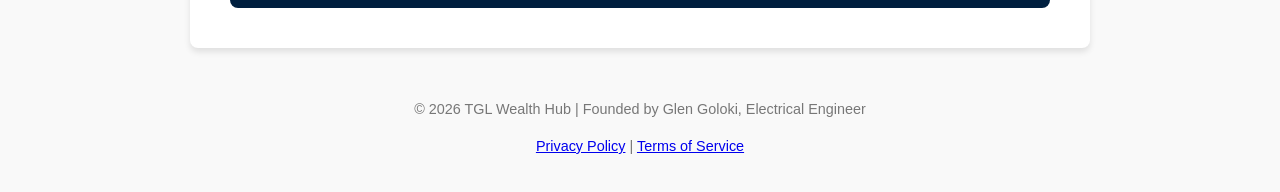
<file: nec.html>
<!DOCTYPE html>
<html lang="en">
<head>
    <meta charset="UTF-8">
    <meta name="viewport" content="width=device-width, initial-scale=1.0">
    <title>2026 NEC Reorganization: Mastering Article 120 and 130 | TGL Wealth Hub</title>
    <meta name="description" content="Professional guide to the 2026 NEC Article 120 and 130 changes. Learn how the new load calculation and energy management rules affect US electrical contractors.">
    <style>
        body { font-family: 'Segoe UI', Tahoma, Geneva, Verdana, sans-serif; line-height: 1.6; color: #333; max-width: 900px; margin: 0 auto; padding: 20px; background-color: #f9f9f9; }
        header { background: #001f3f; color: white; padding: 40px 20px; text-align: center; border-radius: 8px; margin-bottom: 30px; }
        nav { margin-bottom: 20px; text-align: center; }
        nav a { margin: 0 15px; text-decoration: none; color: #0056b3; font-weight: bold; }
        .main-content { background: white; padding: 40px; border-radius: 8px; box-shadow: 0 4px 6px rgba(0,0,0,0.1); }
        h2 { color: #001f3f; border-left: 5px solid #ffcc00; padding-left: 15px; margin-top: 30px; }
        .highlight-box { background: #e7f3ff; border: 1px solid #b3d7ff; padding: 20px; border-radius: 5px; margin: 25px 0; }
        .cta-section { text-align: center; margin-top: 40px; padding: 30px; background: #001f3f; color: white; border-radius: 8px; }
        .cta-button { display: inline-block; background: #ffcc00; color: #001f3f; padding: 15px 30px; text-decoration: none; border-radius: 5px; font-weight: bold; font-size: 1.1em; }
        footer { text-align: center; margin-top: 50px; color: #777; font-size: 0.9em; }
    </style>
</head>
<body>

    <nav>
        <a href="index.html">Home</a>
        <a href="shop.html">Shop</a>
        <a href="about.html">About</a>
        <a href="contact.html">Contact</a>
    </nav>

    <header>
        <h1>2026 NEC Reorganization Guide</h1>
        <p>Deep Dive: Article 120 (Load Calculations) & Article 130 (Energy Management)</p>
    </header>

    <div class="main-content">
        <section>
            <p>The <strong>2026 National Electrical Code (NEC)</strong> introduces one of the most significant structural shifts in decades. For electrical engineers and contractors in the USA, the "mental map" of the code has changed. The relocation of load calculations and energy management systems to Chapter 1 signals a new era where managed power is foundational, not an afterthought.</p>
        </section>

        <h2>The Great Migration: From Article 220 to Article 120</h2>
        <p>Historically, Article 220 was the "home" for load calculations. In the 2026 NEC, this has been relocated to <strong>Article 120</strong>. This move to Chapter 1 (General Requirements) emphasizes that calculating branch-circuit, feeder, and service loads is a core requirement for all electrical installations, regardless of occupancy.</p>
        
        

        <div class="highlight-box">
            <h3>Key Technical Changes in Article 120:</h3>
            <ul>
                <li><strong>Residential Load Reduction:</strong> The general lighting and receptacle load for dwelling units has been reduced from 3 VA/ft² to <strong>2 VA/ft²</strong>.</li>
                <li><strong>Continuous Loads:</strong> Section 120.5(E) clarifies the 125% multiplier for continuous loads, streamlining how we size overcurrent protective devices (OCPD).</li>
            </ul>
        </div>

        <h2>Article 130: The New Era of Energy Management</h2>
        <p>What was formerly Article 750 (Energy Management Systems) is now <strong>Article 130</strong>. The 2026 NEC now distinguishes between standard Energy Management Systems (EMS) and those acting as <strong>Power Control Systems (PCS)</strong>.</p>
        
        

        <h3>Why Article 130 Matters for US Compliance:</h3>
        <ol>
            <li><strong>Overload Control:</strong> Part II of Article 130 focuses on systems that provide active overload control to prevent tripping a main breaker.</li>
            <li><strong>Safety Fail-Safes:</strong> New rules require that if a PCS fails, the system must transition to a "predefined controlled state" to ensure the service is never overloaded.</li>
        </ol>

        <div class="highlight-box">
            <strong>Engineering Tip:</strong> Under Section 120.7, engineers can now use the <strong>PCS setpoint</strong> for load calculations. This allows for adding heavy loads (like EV chargers) to existing services without costly upgrades.
        </div>

        <div class="cta-section">
            <h3>Ready to Master the 2026 NEC?</h3>
            <p>Download our professional inspection checklists to ensure your next project is 100% compliant.</p>
            <a href="shop.html" class="cta-button">Visit the TGL Shop</a>
        </div>
    </div>

    <footer>
        <p>&copy; 2026 TGL Wealth Hub | Founded by Glen Goloki, Electrical Engineer</p>
        <p><a href="privacy.html">Privacy Policy</a> | <a href="terms.html">Terms of Service</a></p>
    </footer>

</body>
</html>
</file>
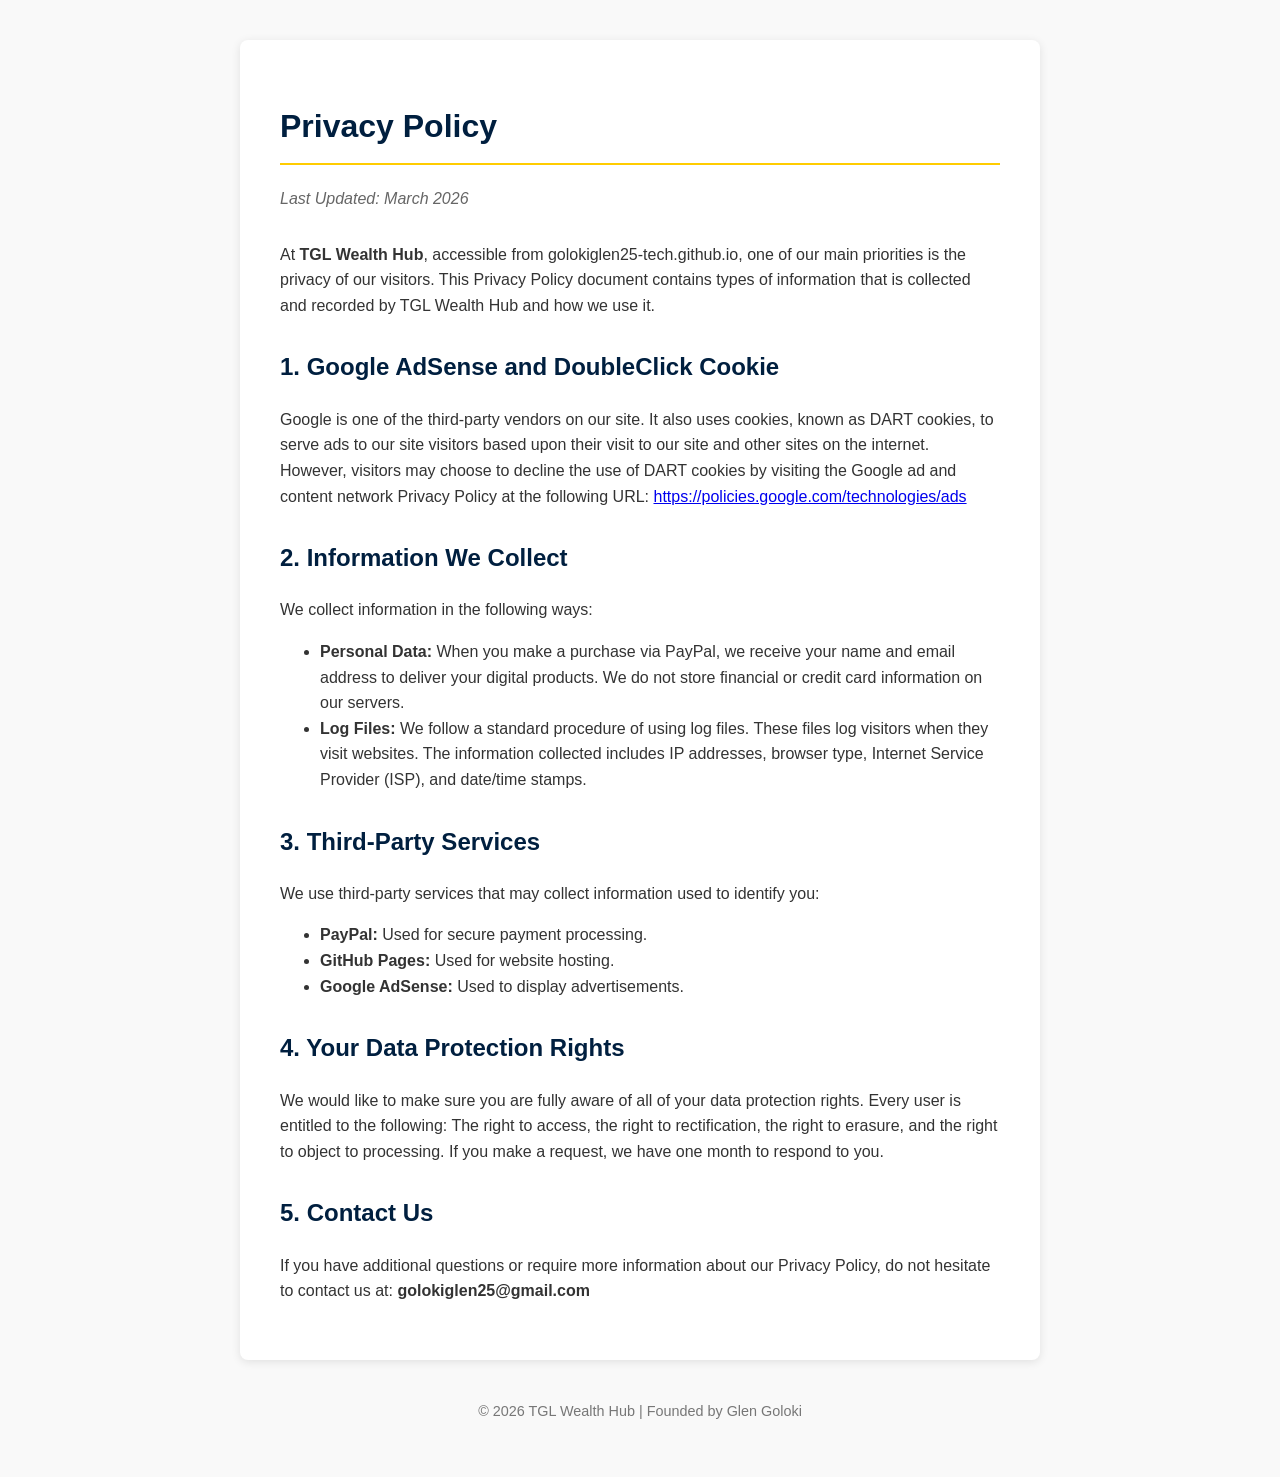
<file: privacy.html>
<!DOCTYPE html>
<html lang="en">
<head>
    <meta charset="UTF-8">
    <meta name="viewport" content="width=device-width, initial-scale=1.0">
    <title>Privacy Policy | TGL Wealth Hub</title>
    <style>
        body { font-family: 'Arial', sans-serif; line-height: 1.6; color: #333; max-width: 800px; margin: 0 auto; padding: 40px 20px; background-color: #f9f9f9; }
        .container { background: white; padding: 40px; border-radius: 8px; box-shadow: 0 2px 10px rgba(0,0,0,0.1); }
        h1 { color: #001f3f; border-bottom: 2px solid #ffcc00; padding-bottom: 10px; }
        h2 { color: #001f3f; margin-top: 30px; }
        .last-updated { font-style: italic; color: #666; margin-bottom: 30px; }
        footer { text-align: center; margin-top: 40px; font-size: 0.9em; color: #777; }
    </style>
</head>
<body>

<div class="container">
    <h1>Privacy Policy</h1>
    <p class="last-updated">Last Updated: March 2026</p>

    <p>At <strong>TGL Wealth Hub</strong>, accessible from golokiglen25-tech.github.io, one of our main priorities is the privacy of our visitors. This Privacy Policy document contains types of information that is collected and recorded by TGL Wealth Hub and how we use it.</p>

    <h2>1. Google AdSense and DoubleClick Cookie</h2>
    <p>Google is one of the third-party vendors on our site. It also uses cookies, known as DART cookies, to serve ads to our site visitors based upon their visit to our site and other sites on the internet. However, visitors may choose to decline the use of DART cookies by visiting the Google ad and content network Privacy Policy at the following URL: <a href="https://policies.google.com/technologies/ads">https://policies.google.com/technologies/ads</a></p>

    <h2>2. Information We Collect</h2>
    <p>We collect information in the following ways:</p>
    <ul>
        <li><strong>Personal Data:</strong> When you make a purchase via PayPal, we receive your name and email address to deliver your digital products. We do not store financial or credit card information on our servers.</li>
        <li><strong>Log Files:</strong> We follow a standard procedure of using log files. These files log visitors when they visit websites. The information collected includes IP addresses, browser type, Internet Service Provider (ISP), and date/time stamps.</li>
    </ul>

    <h2>3. Third-Party Services</h2>
    <p>We use third-party services that may collect information used to identify you:</p>
    <ul>
        <li><strong>PayPal:</strong> Used for secure payment processing.</li>
        <li><strong>GitHub Pages:</strong> Used for website hosting.</li>
        <li><strong>Google AdSense:</strong> Used to display advertisements.</li>
    </ul>

    <h2>4. Your Data Protection Rights</h2>
    <p>We would like to make sure you are fully aware of all of your data protection rights. Every user is entitled to the following: The right to access, the right to rectification, the right to erasure, and the right to object to processing. If you make a request, we have one month to respond to you.</p>

    <h2>5. Contact Us</h2>
    <p>If you have additional questions or require more information about our Privacy Policy, do not hesitate to contact us at: <strong>golokiglen25@gmail.com</strong></p>
</div>

<footer>
    <p>&copy; 2026 TGL Wealth Hub | Founded by Glen Goloki</p>
</footer>

</body>
</html>
</file>
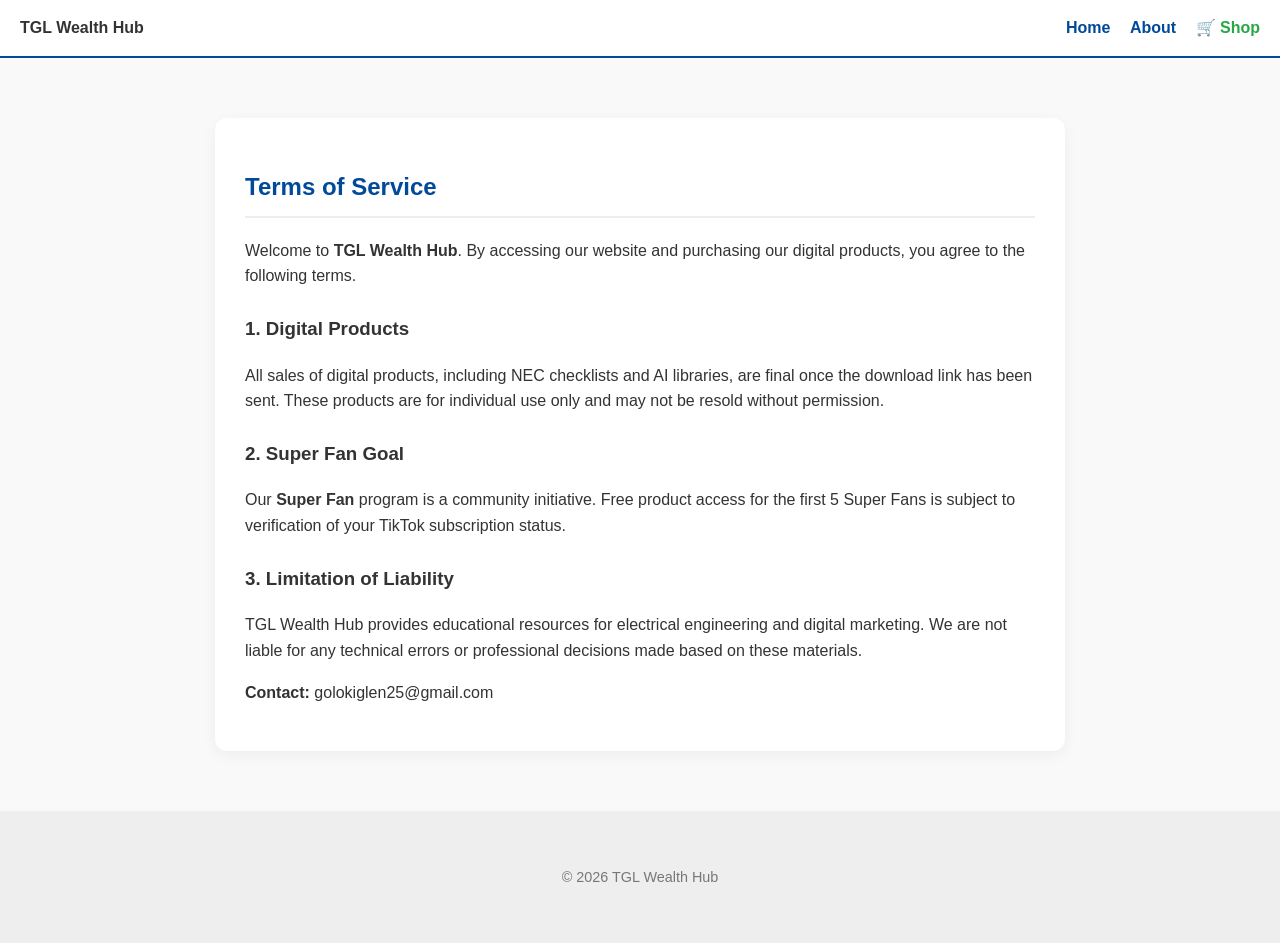
<file: terms.html>
<!DOCTYPE html>
<html lang="en">
<head>
    <meta charset="UTF-8">
    <meta name="viewport" content="width=device-width, initial-scale=1.0">
    <title>Terms of Service - TGL Wealth Hub</title>
    <style>
        body { font-family: 'Segoe UI', sans-serif; line-height: 1.6; margin: 0; background-color: #f9f9f9; color: #333; }
        .top-nav { background: white; padding: 15px 20px; display: flex; justify-content: space-between; border-bottom: 2px solid #004a99; position: sticky; top: 0; }
        .top-nav a { color: #004a99; text-decoration: none; font-weight: bold; margin-left: 15px; }
        .content-container { max-width: 850px; margin: 40px auto; padding: 20px; }
        .card { background: white; padding: 30px; border-radius: 12px; box-shadow: 0 4px 15px rgba(0,0,0,0.05); }
        h2 { color: #004a99; border-bottom: 2px solid #eee; padding-bottom: 10px; }
        h3 { color: #333; margin-top: 25px; }
        footer { text-align: center; padding: 40px; color: #777; font-size: 0.9em; background: #eee; margin-top: 40px; }
    </style>
</head>
<body>
    <header class="top-nav">
        <strong>TGL Wealth Hub</strong>
        <nav>
            <a href="index.html">Home</a>
            <a href="about.html">About</a>
            <a href="shop.html" style="color: #28a745; font-weight: bold;">🛒 Shop</a>
        </nav>
    </header>

    <div class="content-container">
        <div class="card">
            <h2>Terms of Service</h2>
            <p>Welcome to <strong>TGL Wealth Hub</strong>. By accessing our website and purchasing our digital products, you agree to the following terms.</p>

            <h3>1. Digital Products</h3>
            <p>All sales of digital products, including NEC checklists and AI libraries, are final once the download link has been sent. These products are for individual use only and may not be resold without permission.</p>

            <h3>2. Super Fan Goal</h3>
            <p>Our <strong>Super Fan</strong> program is a community initiative. Free product access for the first 5 Super Fans is subject to verification of your TikTok subscription status.</p>

            <h3>3. Limitation of Liability</h3>
            <p>TGL Wealth Hub provides educational resources for electrical engineering and digital marketing. We are not liable for any technical errors or professional decisions made based on these materials.</p>

            <p><strong>Contact:</strong> golokiglen25@gmail.com</p>
        </div>
    </div>

    <footer>
        <p>&copy; 2026 TGL Wealth Hub</p>
    </footer>
</body>
</html>
</file>
